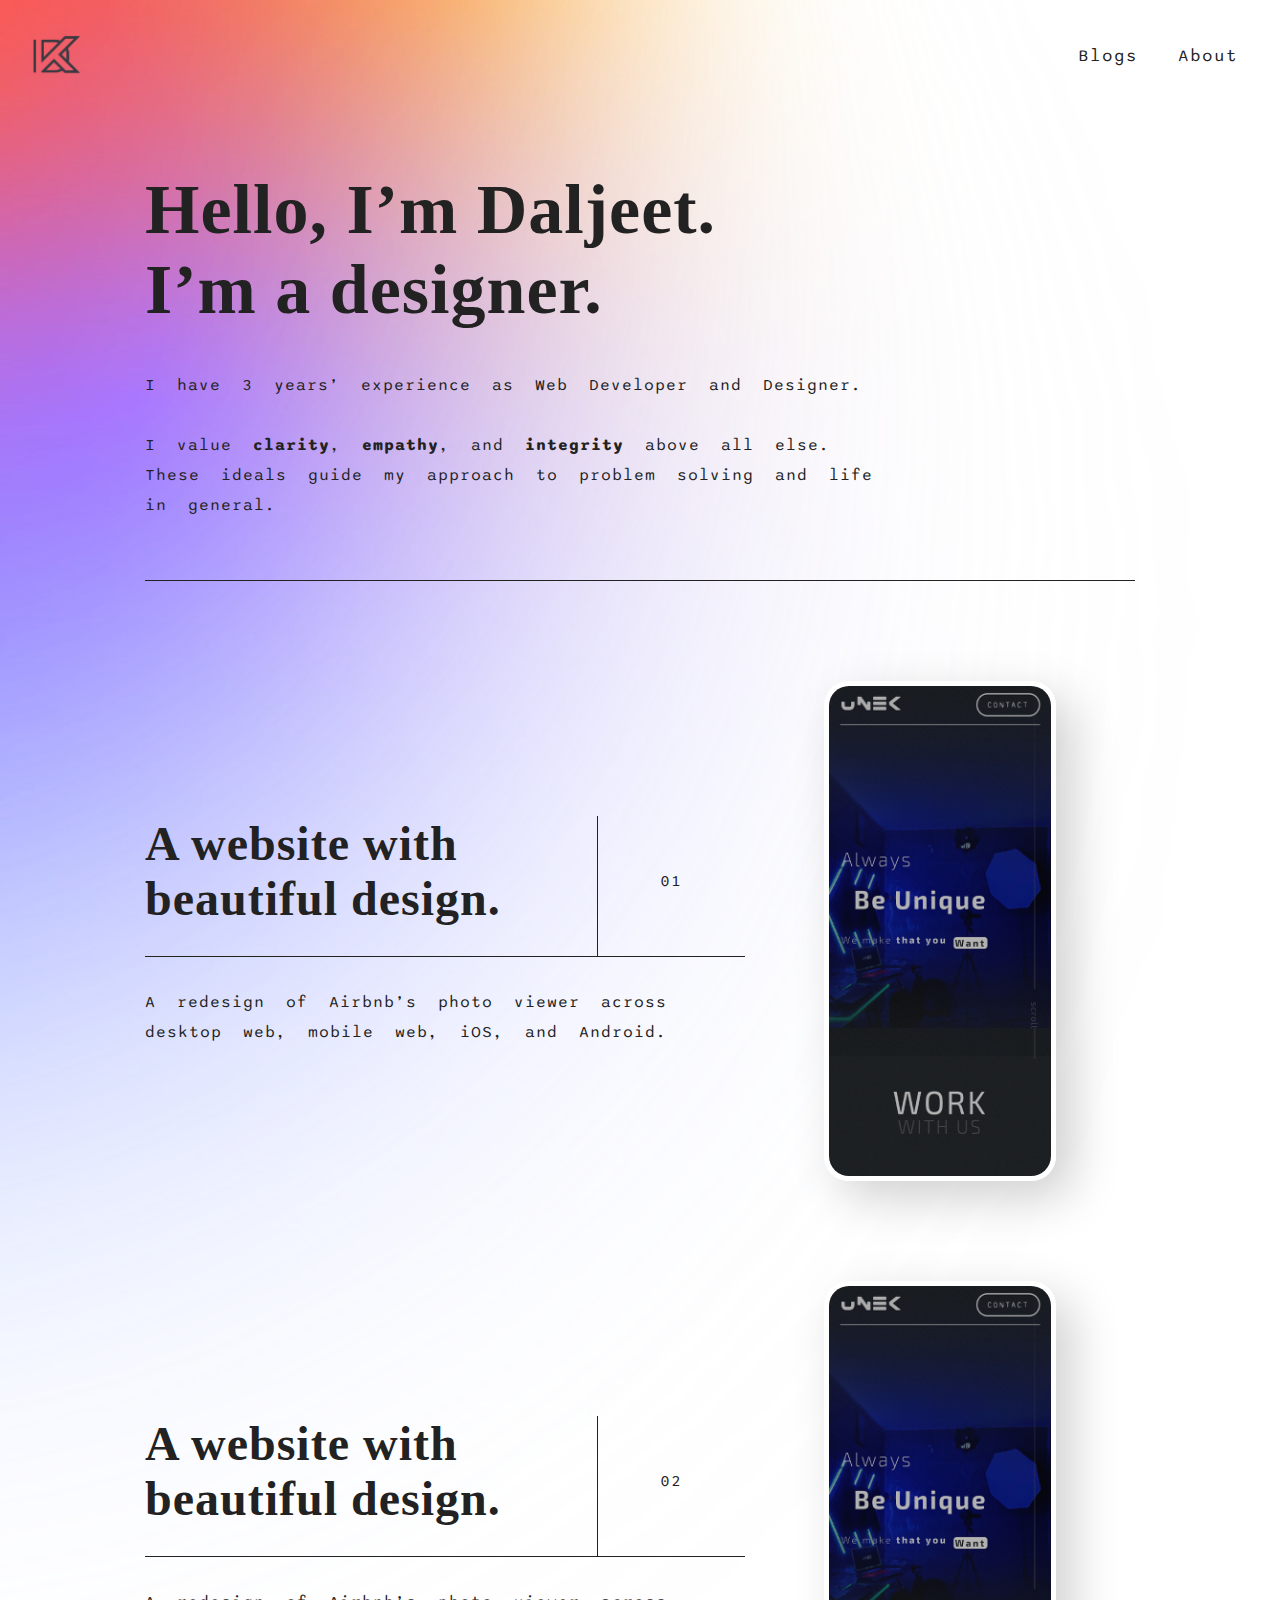
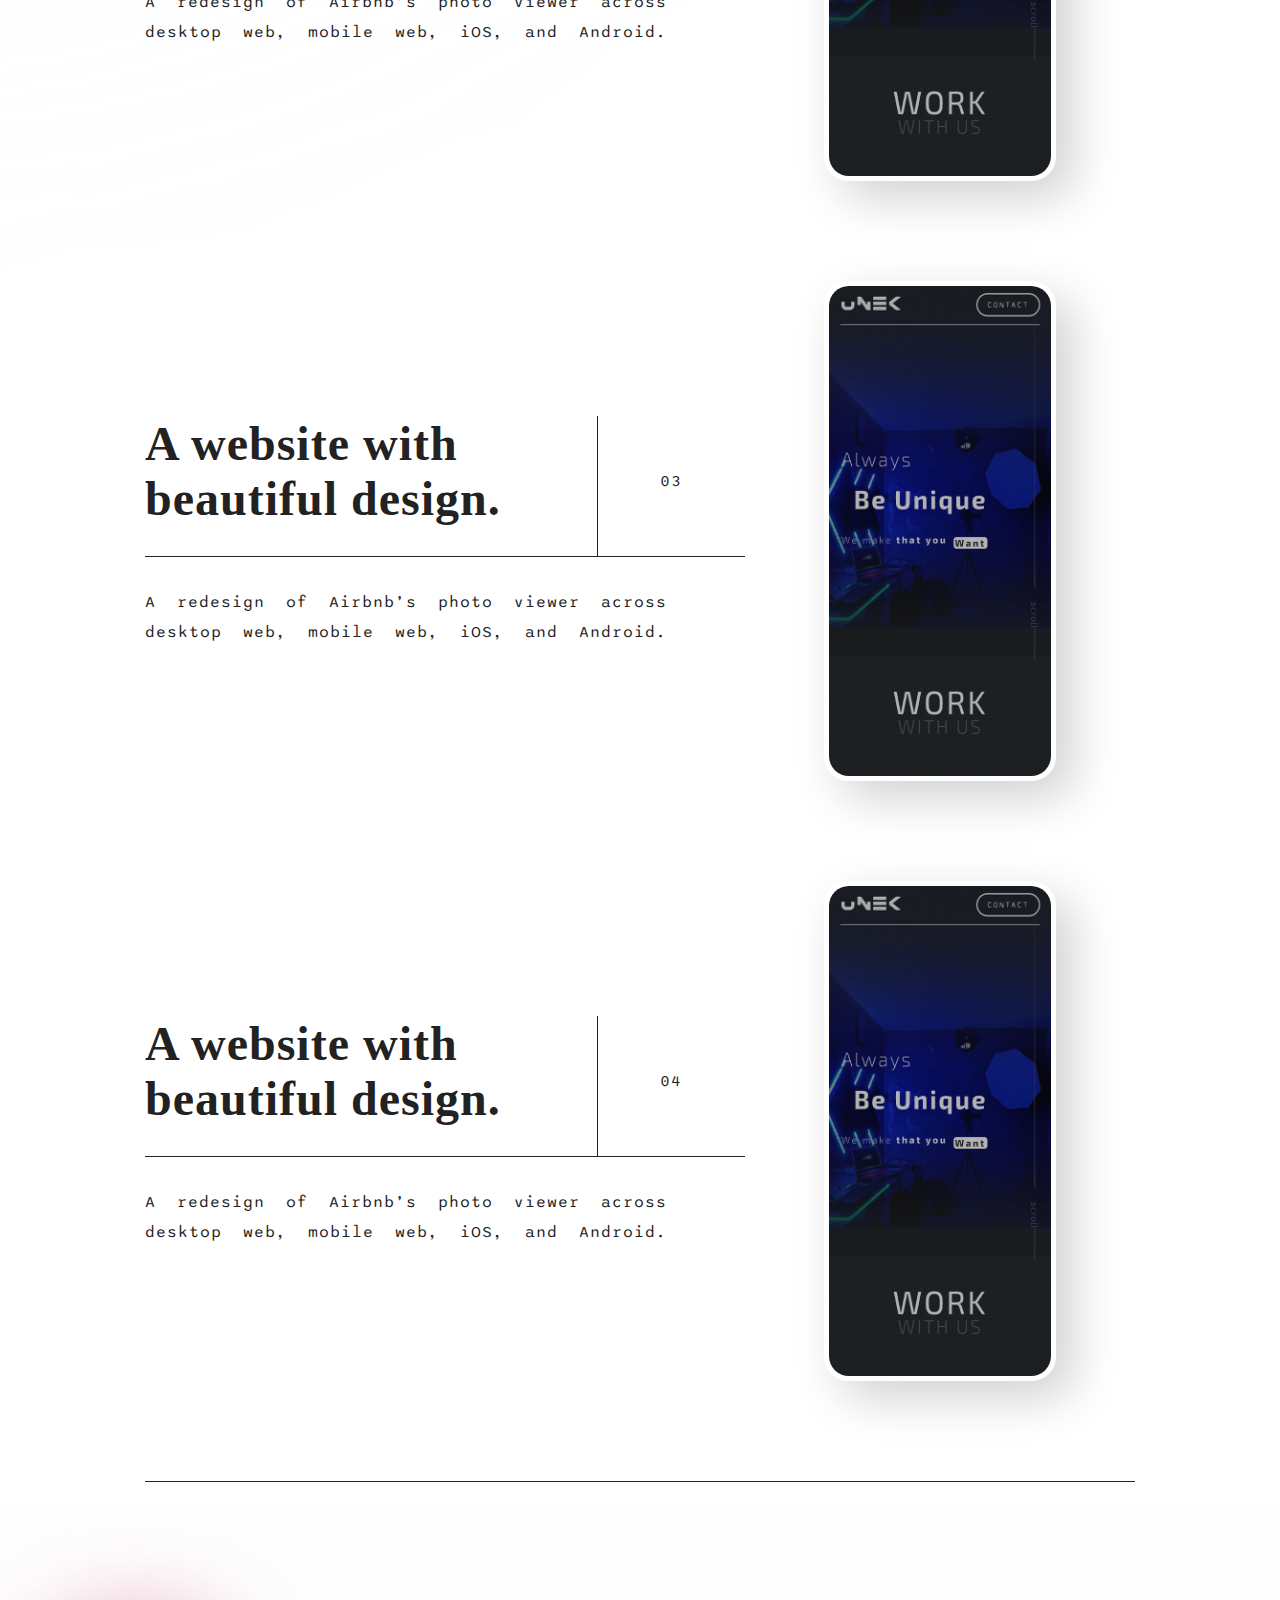
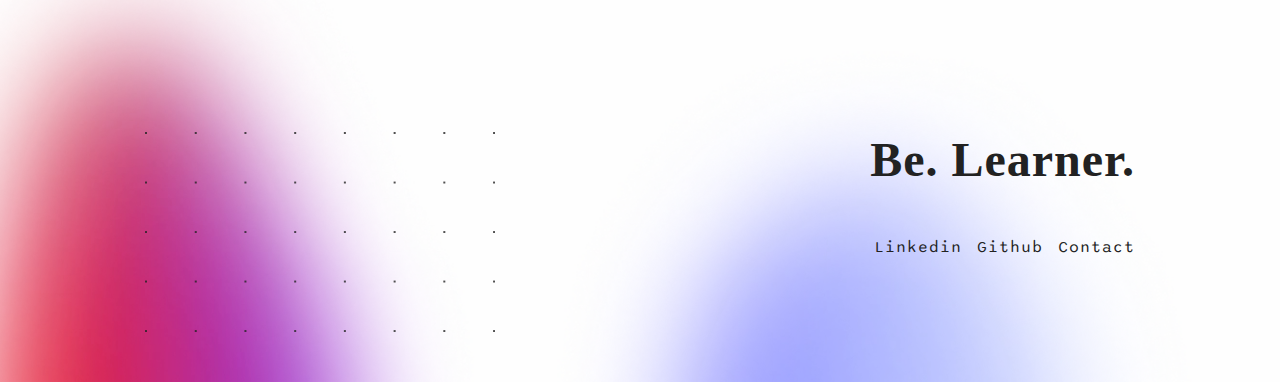
<file: index.html>
<html>
    <head>
        <title>Daljeet Kumar</title>
        <link rel="icon" type="image/x-icon" href="icon.jpg">
        <meta name="viewport" content="width=device-width, initial-scale=1.0">
        <link rel="stylesheet" href="style.css">
    </head>
    <body>
        <div class="colorchanger"></div>
        <div class="home">
            
            <div class="navbar">
                <div class="nav">
                    <div class="logo">
                        <a href="index.html"><img class="logoimage" src="logo.png" alt=""></a>
                    </div>
                    <div class="navspace"></div>
                    <a class="navbutton" href="">Blogs</a>
                    <a class="navbutton" href="about.html">About</a>
                </div>
            </div>
            <div class="homecontant">
                <h1 class="mytitle">
                    Hello,<br class="hlobr"> I’m Daljeet.
                    <br>
                    <span class="mytitle" id="imdesigner">I’m a designer.</span>
                    
                </h1>
                <p class="mybio">
                    I have 3 years’ experience as Web Developer and Designer.
                    &zwj;
                    <br><br>
                    I value <strong>clarity</strong>, <strong>empathy</strong>, and <strong>integrity</strong> above all else. These ideals guide my approach to problem solving and life in general.
                    <br>
                    
                </p>
                <div class="homeline"></div>
            </div>


            <div id="projects">
                <div class="project-area">
                    <div class="project-text">
                        <div class="project-upper-text">
                            <div class="project-title">
                                <h1 class="project-name">
                                    A website with
                                    <br>
                                    beautiful design.
                                </h1>
                            </div>
                            <div class="project-mid-line"></div>
                            <div class="project-number">
                                <p class="project-count">01</p>
                            </div>
                        </div>
                        <div class="project-lower-text">
                            <p class="project-bio">
                                A redesign of Airbnb’s photo viewer across desktop web, mobile web, iOS, and Android.
                            </p>
                        </div>
                    </div>
                    <div class="project-visual">
                        <img src="project.jpg" alt="" class="project-image">
                    </div>
                </div>

                <div class="project-end-line"></div>

                <div class="project-area">
                    <div class="project-text">
                        <div class="project-upper-text">
                            <div class="project-title">
                                <h1 class="project-name">
                                    A website with
                                    <br>
                                    beautiful design.
                                </h1>
                            </div>
                            <div class="project-mid-line"></div>
                            <div class="project-number">
                                <p class="project-count">02</p>
                            </div>
                        </div>
                        <div class="project-lower-text">
                            <p class="project-bio">
                                A redesign of Airbnb’s photo viewer across desktop web, mobile web, iOS, and Android.
                            </p>
                        </div>
                    </div>
                    <div class="project-visual">
                        <img src="project.jpg" alt="" class="project-image">
                    </div>
                </div>

                <div class="project-end-line"></div>
                
                <div class="project-area">
                    <div class="project-text">
                        <div class="project-upper-text">
                            <div class="project-title">
                                <h1 class="project-name">
                                    A website with
                                    <br>
                                    beautiful design.
                                </h1>
                            </div>
                            <div class="project-mid-line"></div>
                            <div class="project-number">
                                <p class="project-count">03</p>
                            </div>
                        </div>
                        <div class="project-lower-text">
                            <p class="project-bio">
                                A redesign of Airbnb’s photo viewer across desktop web, mobile web, iOS, and Android.
                            </p>
                        </div>
                    </div>
                    <div class="project-visual">
                        <img src="project.jpg" alt="" class="project-image">
                    </div>
                </div>

                <div class="project-end-line"></div>

                <div class="project-area">
                    <div class="project-text">
                        <div class="project-upper-text">
                            <div class="project-title">
                                <h1 class="project-name">
                                    A website with
                                    <br>
                                    beautiful design.
                                </h1>
                            </div>
                            <div class="project-mid-line"></div>
                            <div class="project-number">
                                <p class="project-count">04</p>
                            </div>
                        </div>
                        <div class="project-lower-text">
                            <p class="project-bio">
                                A redesign of Airbnb’s photo viewer across desktop web, mobile web, iOS, and Android.
                            </p>
                        </div>
                    </div>
                    <div class="project-visual">
                        <img src="project.jpg" alt="" class="project-image">
                    </div>
                </div>


                <div class="project-base-line"></div>
            </div>
            
        </div>
        <footer>
            <div class="footer-area">
                <div class="foot-image">
                    <img src="footdots.png" alt="" class="footimg">
                </div>
                <div class="foot-text">
                    <h1 class="foot-title">
                        Be.<br class="brbe"> Learner.
                        <br>
                        
                    </h1>
                    <div class="foot-links">
                        <div class="faltuspace"></div>
                        <a class="foot-media" href="">Linkedin</a>
                        <a class="foot-media" href="">Github</a>
                        <a class="foot-media" href="">Contact</a>
                    </div>
                </div>
            </div>
        </footer>
        
    </body>
</html>
</file>
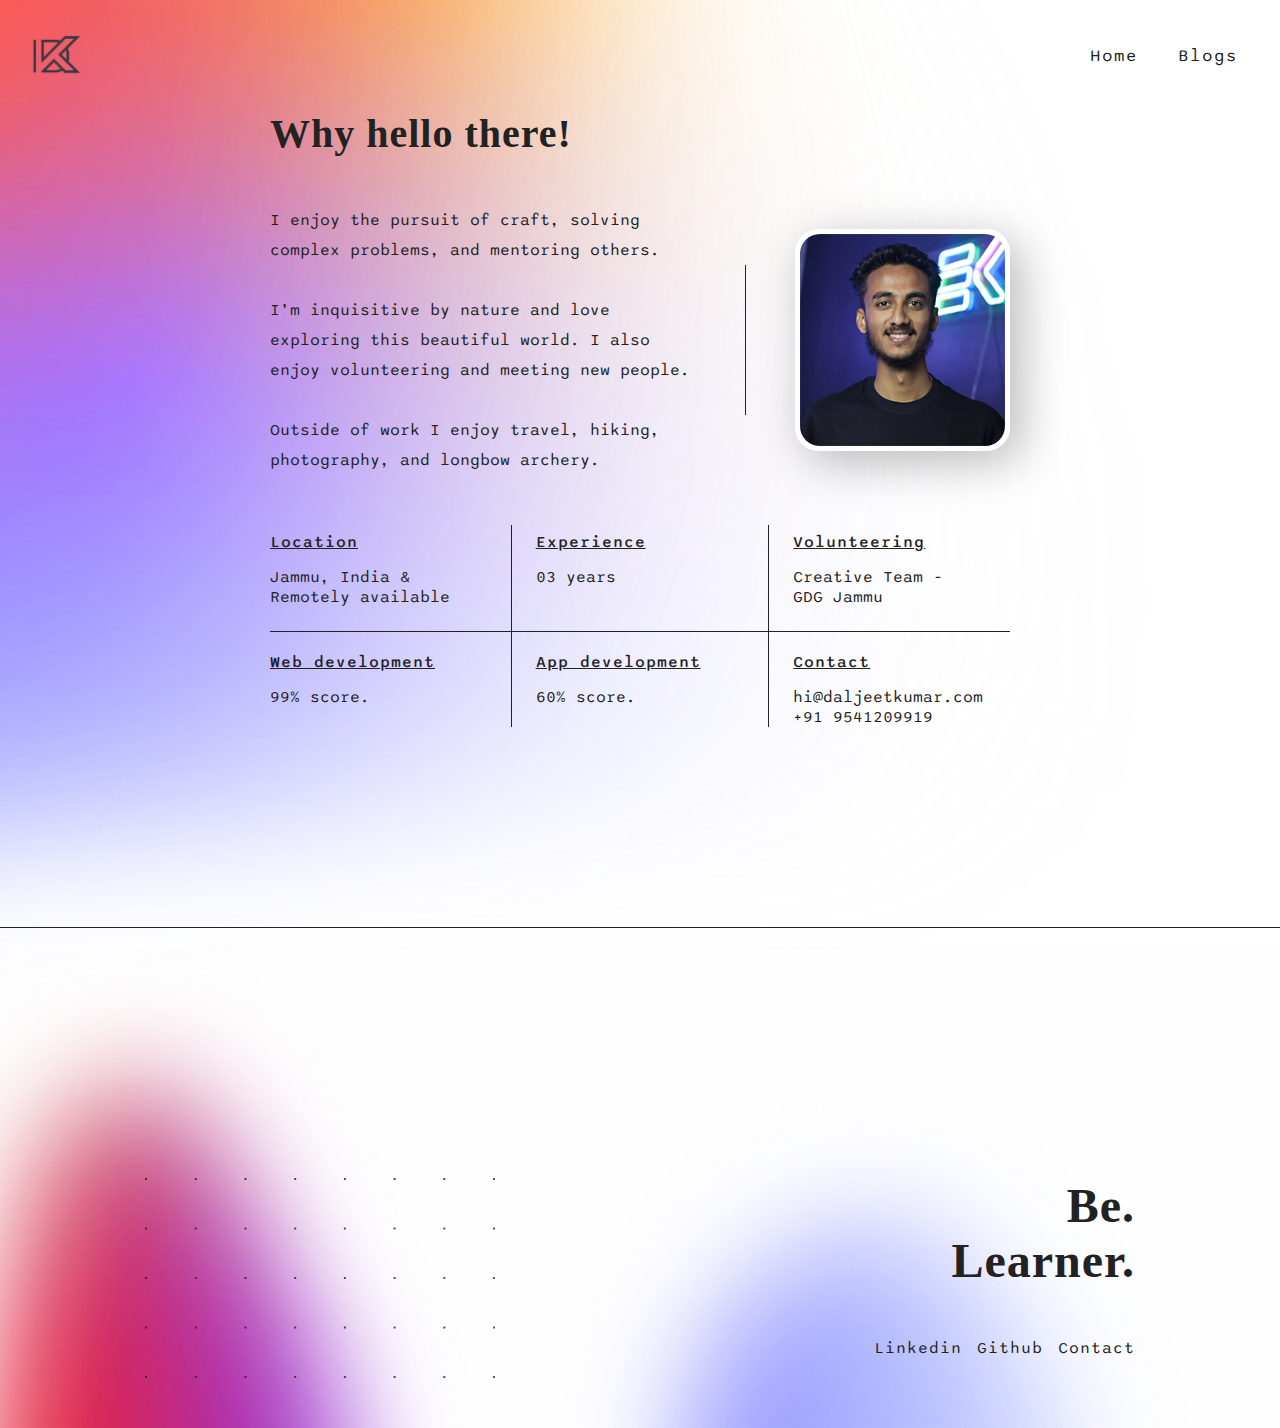
<file: about.html>
<html>
    <head>
        <title>About</title>
        <link rel="icon" type="image/x-icon" href="icon.jpg">
        <meta name="viewport" content="width=device-width, initial-scale=1.0">
        <link rel="stylesheet" href="style.css">
        <link rel="stylesheet" href="about.css">
    </head>
    <body>
        <div class="colorchanger2">

        </div>
        <div class="mainabout">
            <div class="navbar">
                <div class="nav">
                    <div class="logo">
                        <a href="index.html"><img class="logoimage" src="logo.png" alt=""></a>
                    </div>
                    <div class="navspace"></div>
                    <a class="navbutton" href="index.html">Home</a>
                    <a class="navbutton" href="">Blogs</a>
                </div>
            </div>
            <div class="about-contant">
                <div class="title-mimage">
                    <h1 class="about-title">Why hello<br class="whybr"> there!</h1>
                    <div class="myframe1">
                        <img src="pic.webp" alt="" class="mypic1">
                    </div>
                </div>
                
                <div class="about-myimage">
                    <div class="about-bio-wrap">
                        <p class="about-bio">
                            I enjoy the pursuit of craft, solving complex problems, and mentoring others.
                            <br>
                            <br>
                            I’m inquisitive by nature and love exploring this beautiful world. I also enjoy volunteering and meeting new people.
                            <br>
                            <br>
                            Outside of work I enjoy travel, hiking, photography, and longbow archery.
                        </p>
                    </div>
                    <div class="about-mid-line"></div>
                    <div class="myimage-frame">
                        <img src="pic.webp" alt="" class="mypic">
                    </div>
                </div>
                <div class="skill-wrap">
                    <div class="skill-box1">
                        <div class="skills1">
                            <h6>Location</h6>
                            <p class="mini-bio">
                                Jammu, India &
                                <br>
                                Remotely available
                            </p>
                        </div>
                        <div class="skills2">
                            <h6>Experience</h6>
                            <p class="mini-bio">03 years</p>
                        </div>
                        <div class="skills3">
                            <h6>Volunteering</h6>
                            <p class="mini-bio">
                                Creative Team - 
                                <br>
                                GDG Jammu
                            </p>
                        </div>
                    </div>

                    <div class="skill-box2">
                        <div class="skills4">
                            <h6 class="box2head">Web development</h6>
                            <p class="mini-bio">
                                99% score.
                            </p>
                        </div>
                        <div class="skills5">
                            <h6 class="box2head">App development</h6>
                            <p class="mini-bio">60% score.</p>
                        </div>
                        <div class="skills6">
                            <h6 class="box2head">Contact</h6>
                            <p class="mini-bio">
                                hi@daljeetkumar.com
                                <br>
                                +91 9541209919
                            </p>
                        </div>
                    </div>

                </div>
            </div>



            <div class="project-base-line"></div>
            </div>
            
        </div>
        <footer>
            <div class="footer-area">
                <div class="foot-image">
                    <img src="footdots.png" alt="" class="footimg">
                </div>
                <div class="foot-text">
                    <h1 class="foot-title">
                        Be.<br> Learner.
                        <br>
                        
                    </h1>
                    <div class="foot-links">
                        <div class="faltuspace"></div>
                        <a class="foot-media" href="">Linkedin</a>
                        <a class="foot-media" href="">Github</a>
                        <a class="foot-media" href="">Contact</a>
                    </div>
                </div>
            </div>
        </footer>
        
    </body>
</html>
</file>
<file: style.css>
@import url('https://fonts.googleapis.com/css2?family=Sono:wght@200;300;400;500;600;700;800&display=swap');
*{
    margin: 0px;
    padding: 0px;
    font-family: 'Sono', sans-serif;
    font-size: 16px;
    color: #222222;
    letter-spacing: 1px;
    scroll-behavior: smooth;
    
}
::selection {
    color: white;
    background: #2222223a;
  }
h1{
    font-family: Georgia, 'Times New Roman', Times, serif;
}
p{
    line-height: 30px;
    word-spacing: 10px;
}
.colorchanger{
    z-index: -1;
    position: absolute;
    width: 100%;
    height: 2000px;
    background-image: url("bg.webp");
    background-repeat: no-repeat;
    background-size: cover;
    opacity: .7;
    animation: hue-rotate 15s linear infinite;
}
@keyframes hue-rotate {
    from {
      -webkit-filter: hue-rotate(0);
      -moz-filter: hue-rotate(0);
      -ms-filter: hue-rotate(0);
      filter: hue-rotate(0);
    }
    to {
      -webkit-filter: hue-rotate(360deg);
      -moz-filter: hue-rotate(360deg);
      -ms-filter: hue-rotate(360deg);
      filter: hue-rotate(360deg);
    }
  }

.home{
    width: 100%;
    height: auto;

}
.navbar{
    height: 50px;
    width: 100%;
    padding-top: 30px;
}
.nav{
    height: 100%;
    max-width: 1600px;
    width: 95%;
    margin: auto;
    display: flex;
}
.logo{
    height: 50px;
    position: fixed;
}
.logoimage{
    height: 100%;
}

.navspace{
    box-sizing: border-box;
    width: 100%;
}

.navbutton{
    text-decoration: none;
    font-size: 17px;
    font-weight: 400;
    padding:0px 10px 0px 30px;
    margin: auto;
    transition: .3s;
    text-decoration: underline rgba(0, 0, 0, 0);
}
.navbutton:hover{
    text-decoration: underline #222222;
}

.homecontant{
    width: 990px;
    margin: auto;
    padding-top: 90px;
}
.hlobr{
    display: none;
}
.mytitle{
    font-family: Georgia, 'Times New Roman', Times, serif;
    font-size: 70px;
    margin-bottom: 40px;
}
.mybio{
    max-width: 750px;
    padding-bottom: 60px;
}
.morebio{
    font-weight: 500;
    
}
.homeline{
    width: 100%;
    height: 1px;
    background-color: #222222;
}

#projects{
    width: 990px;
    margin: auto;
}
.project-area{
    display: flex;
    width: 100%;
    height: 500px;
    margin: 100px 0px 100px 0px;
}
.project-text{
    width: 600px;
    margin: auto 0px auto 0px;
}
.project-upper-text{
    display: flex;
    height: 140px;
    max-width: 600px;
    border-bottom: 1px solid #222222;
}
.project-title{
    width: 460px;
    height: 100%;
}
.project-name{
    font-size: 48px;
}

.project-mid-line{
    width: 1px;
    height: 100%;
    background-color: #222222;
}
.project-number{
    width: 150px;
    height: 100%;
    align-items: center;
}
.project-count{
    margin-top: 50px;
    text-align: center;
    width: 100%;
    align-self: center;
}
.project-bio{
    margin-top: 30px;
}

.project-visual{
    box-sizing: border-box ;
    height: 100%;
    width: 232px;
    margin: auto;
    border: 5px solid white;
    border-radius: 25px;
    box-shadow: 17px 17px 48px rgba(0, 0, 0, 0.184);
}
.project-image{
    height: 100%;
    width: 100%;
    border-radius: 20px;
}
.project-end-line{
    height: 1px;
    width: 100px;
    background-color: #222222;
    display: none;
}


.project-base-line{
    height: 1px;
    width: 100%;
    background-color: #222222;
}
footer{
    width: 100%;
    height: fit-content;
    background-image: url("footbg.webp");
    background-repeat: no-repeat;
    background-size: cover;
    background-position: center;
    animation: hue-rotate 40s linear infinite;
}

.footer-area{
    margin: auto;
    height: 450px;
    width: 990px;
    display: flex;
    padding-bottom: 50px;
}
.foot-image{
    width: 50%;
    height: 100%;
}
.footimg{
    margin-top: 250px;
    height: 200px;
    width: 350px;
}
.foot-text{
    width: 50%;
}
.foot-title{
    text-align: right;
    font-size: 48px;
    padding-top: 250px;
    padding-bottom: 50px;
}
.foot-links{
    height: auto;
    display: flex;
}
.faltuspace{
    box-sizing: border-box;
    width: 100%;
}
.foot-media{
    margin-left: 15px;
    text-decoration: none;
    text-align: right;
}
.brbe{
    display: none;
}


@media (max-width: 1024px){

    .homecontant{
        width: 850px;
        padding-top: 50px;
    }

    #projects{
        width: 850px;
    }

    .footer-area{
        width: 850px;
    }

    .mybio{
        padding-bottom: 100px;
    }
    .footer-area{
        height: 400px;
        width: 850px;
    }
    .footimg{
        margin-top: 200px;
    }
    .foot-title{
        padding-top: 200px;
    }
}

@media (max-width: 900px){

    .logo{
        height: 50px;
        position: relative;
    }
    .mytitle{
        font-size: 48px;
    }
    .homecontant{
        width: 90%;
    }
    #projects{
        width: 90%;
    }
    .footer-area{
        width: 90%;
    }
    .project-text{
        width: 400px;
        margin: auto 0px auto 0px;
    }
    .project-title{
        width: 650px;
    }
    .project-name{
        font-size: 36px;
    }
}

@media (max-width:750px){
    .navbar{
        padding-top: 10px;
    }
   
    .project-area{
        display: block;
        width: 100%;
        height: auto;
        margin-top: 100px;
    }

    .project-upper-text{
        display: block;
        height: 100px;
        max-width: 90%;
        border: none;
    }
    .project-title{
        width: 100%;
        height: auto;
    }
    .project-mid-line{
        display: none;
    }
    .project-number{
        display: none;
    }
    .project-bio{
        width: 100%;
        margin: 0%;
    }
    .project-visual{
        height: 409px;
        width: 190px;
        margin: 50px 0px;
    }
    .project-text{
        width: 100%;
        margin: auto 0px auto 0px;
    }
    .footer-area{
        margin: auto;
        height: fit-content;
        width: 100%;
        padding-bottom: 20px;
    }
    .project-end-line{
        display: inline-block;
        width: 300px;
    }

    .foot-image{
        display: none;
    }
    .foot-text{
        width: 90%;
        margin: auto;
    }
    .foot-title{
        text-align: left;
        font-size: 36px;
        padding-top: 150px;
        padding-bottom: 40px;
    }
    .faltuspace{
        display: none;
    }
    .foot-media{
        margin-right: 15px;
        margin-left: 0px;
        text-decoration: none;
        
    }
    
}

@media (max-width:540px){
    .mytitle{
        font-size: 40px;
    }
    .project-end-line{
        width: 100px;
    }
    .project-area{
        margin-top: 60px;
        margin-bottom: 60px;
    }
}
@media (max-width:460px){
    *{
        letter-spacing: normal;
    }
    .nav{
        width: 90%;
    }
    .navbutton{
        font-size: 16px;
        padding-left: 20px;
        padding-right: 0px;
        font-weight: 500;
    }
    .hlobr{
        display: inline;
    }
    .mytitle{
        font-size: 48px;
        margin-bottom: 30px;
    }
    #imdesigner{
        display: none;
    }
    p{
        word-spacing: normal;
        line-height: 25px;
    }
    .mybio{
        padding-bottom: 50px;
        
    }
    .project-upper-text{
        height: 80px;
    }


    .project-name{
        font-size: 28px;
        text-align: justify;
    }
    .project-visual{
        height: 345px;
        width: 160px;
        margin: 30px 0px;
    }
    .foot-title{
        text-align: left;
        font-size: 36px;
        padding-top: 100px;
        padding-bottom: 30px;
    }
    .foot-media{
        font-size: 14px;
    }
    .brbe{
        display: inline;
    }
}
</file>
<file: about.css>
p{
    line-height: 30px;
    letter-spacing: normal;
    word-spacing: normal;
    text-align: start;
}
.colorchanger2{
    z-index: -1;
    position: absolute;
    width: 100%;
    height: 1300px;
    background-image: url("bg2.webp");
    background-repeat: no-repeat;
    background-size: cover;
    opacity: .7;
    animation: hue-rotate 15s linear infinite;
}

.mainabout{
    width: 100%;
    height: auto;
}

.about-contant{
    width: 740px;
    margin: auto;
    padding-top: 30px;
    padding-bottom: 200px;
}
.title-mimage{
    display: flex;
}
.myframe1{
    height: 125px;
    width: 125px;
    border: 5px solid white;
    box-shadow: 11px 11px 48px rgba(0, 0, 0, 0.277);
    border-radius: 100px;
    margin: auto;
    display: none;
}
.mypic1{
    height: 100%;
    width: 100%;
    border-radius: 100px;
}
.about-title{
    font-size: 40px;
}
.whybr{
    display: none;
}
.about-myimage{
    display: flex;
    width: 100%;
    margin-top: 48px;
}
.about-bio-wrap{
    width: 440px;
}
.about-mid-line{
    width: 1px;
    height: 150px;
    margin: auto 50px;
    background-color: #222222;
}
.myimage-frame{
    margin: auto 0px auto 0px;
    width: 212px;
    height: 212px;
    border: 5px solid white;
    border-radius: 24px;
    box-shadow: 11px 11px 48px rgba(0, 0, 0, 0.277);
}
.mypic{
    height: 100%;
    width: 100%;
    border-radius: 20px;
}

.skill-wrap{
    width: 100%;
    margin-top: 50px;
}
.skill-box1{
    display: flex;
    width: 100%;
    border-bottom: 1px solid #222222;
}
.skills1{
    box-sizing: border-box;
    width: 100%;
    padding-bottom: 24px;
    padding-right: 24px;
}
.skills2{
    box-sizing: border-box;
    width: 100%;
    padding: 0px 24px 24px 24px;
    border-left: 1px solid #222222;
    border-right: 1px solid #222222;
}
.skills3{
    box-sizing: border-box;
    width: 100%;
    padding-bottom: 24px;
    padding-left: 24px;
}

h6{
    font-weight: 500;
    text-decoration: underline;
    padding-top: 7px;
}
.mini-bio{
    line-height: normal;
    margin-top: 15px;
}

.skill-box2{
    display: flex;
    width: 100%;
}
.skills4{
    box-sizing: border-box;
    width: 100%;
    padding-right: 24px;
}
.skills5{
    box-sizing: border-box;
    width: 100%;
    padding: 0px 24px 0px 24px;
    border-left: 1px solid #222222;
    border-right: 1px solid #222222;
}
.skills6{
    box-sizing: border-box;
    width: 100%;
    padding-left: 24px;
}
.box2head{
    padding-top: 20px;
}

@media (max-width: 800px){
    .about-contant{
    width: 90%;
    padding-bottom: 100px;
    }
    .about-mid-line{
        height: 100px;
        margin: auto 30px;
    }
    .myimage-frame{
        width: 150px;
        height: 150px;
    }
    .skill-box1{
        display: inline;
        width: 100%;
        border-bottom: none;
    }
    .skills1{
        padding: 0px 0px 24px 24px;
        border-bottom: 1px solid #222222;
    }
    .skills2{
        padding: 24px 0px 24px 24px;
        border-left: none;
        border-right: none;
        border-bottom: 1px solid #222222;
    }
    .skills3{
        padding: 24px 0px 24px 24px;
        border-bottom: 1px solid #222222;
    }

    .skill-box2{
        display: inline;
        width: 100%;
    }
    .skills4{
        padding: 24px 0px 24px 24px;
        border-bottom: 1px solid #222222;
    }
    .skills5{
        padding: 24px 0px 24px 24px;
        border-bottom: 1px solid #222222;
        border-left: none;
        border-right: none;
    }
    .skills6{
        padding: 24px 0px 24px 24px;
        border-bottom: 1px solid #222222;
    }

    .project-base-line{
        display: none;
    }
}

@media (max-width: 700px){
    .whybr{
        display: block;
    }
    .about-title{
        margin: auto 0px;
    }
    .myframe1{
        display: block;
        border: 4px solid #ffffff81;
    }
    .about-mid-line{
        display: none;
    }
    .myimage-frame{
        display: none;
    }
}

@media (max-width: 425px){
    p{
        line-height: 25px;
    }
    .about-title{
        font-size: 36px;
    }
    .myframe1{
        height: 100px;
        width: 100px;
        border: 4px solid #ffffff81;

    }
}
@media (max-width: 335px){
    .about-title{
        font-size: 30px;
    }
}
</file>
